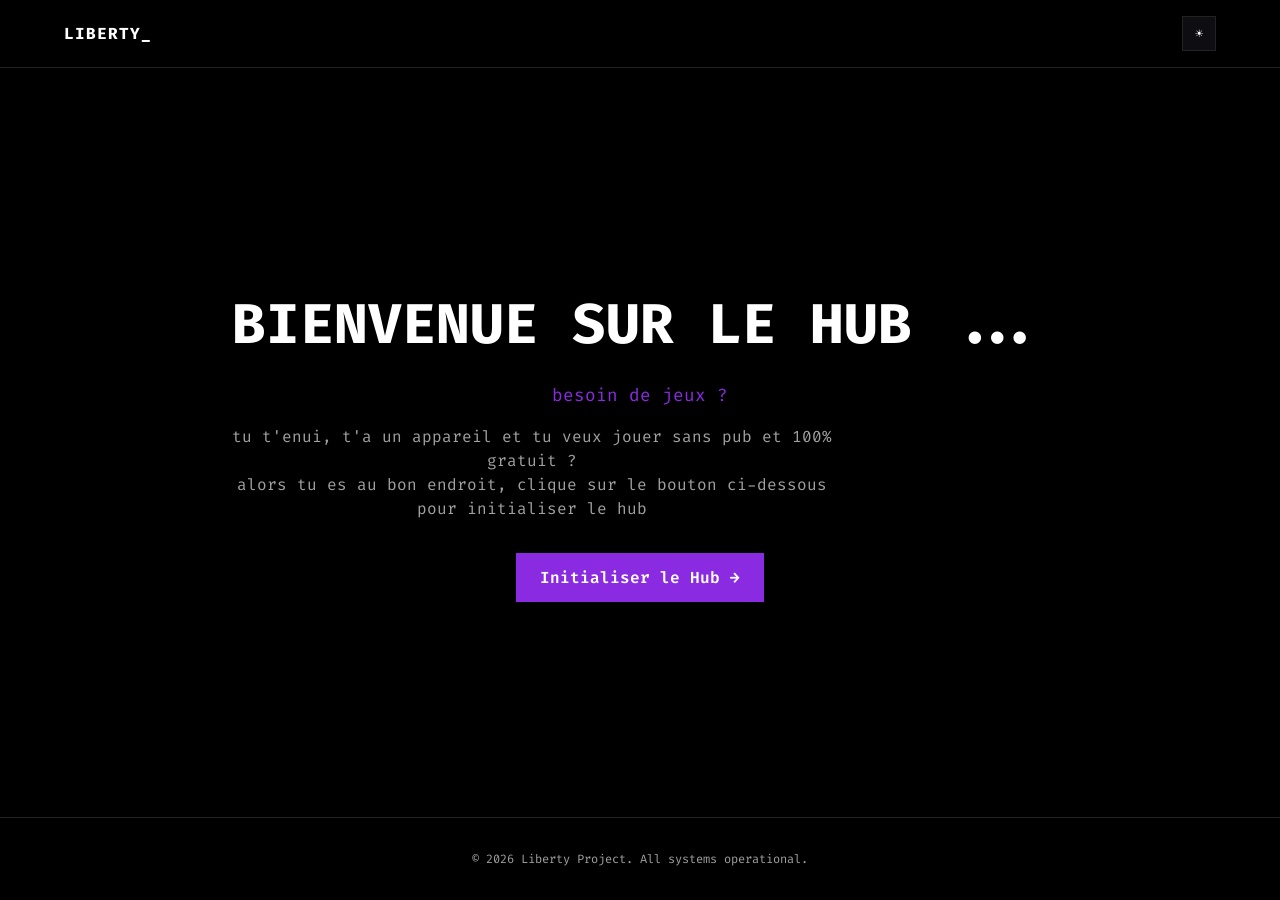
<file: index.html>
<!DOCTYPE html>
<html lang="fr" data-theme="dark">
<head>
    <meta charset="UTF-8">
    <meta name="viewport" content="width=device-width, initial-scale=1.0">
    <title>Liberty | Hub de Jeux</title>
    <link href="https://fonts.googleapis.com/css2?family=Fira+Code:wght@400;600&family=Montserrat:wght@400;600;700&display=swap" rel="stylesheet">
    <link rel="stylesheet" href="css/style.css">
</head>
<body>
    <nav class="navbar">
        <div class="logo">LIBERTY_</div>
        <button id="theme-toggle" class="btn-icon" aria-label="Changer de thème">
            <span class="icon-moon">🌙</span>
            <span class="icon-sun">☀️</span>
        </button>
    </nav>

    <main class="hero-section">
        <div class="hero-content">
            <h1 class="glitch-title">Bienvenue sur le hub ...</h1>
            <p class="catchphrase">besoin de jeux ?</p>
            <p class="description">
                tu t'enui, t'a un appareil et tu veux jouer sans pub et 100% gratuit ?<br>
                alors tu es au bon endroit, clique sur le bouton ci-dessous pour initialiser le hub
            </p>
            <a href="hub.html" class="btn-primary">Initialiser le Hub <span class="arrow">→</span></a>
            <div id="secret-terminal" class="hidden-terminal"></div>
        </div>
    </main>

    <footer>
        <p id="footer-text">© 2026 Liberty Project. All systems operational.</p>
    </footer>

    <script src="js/main.js"></script>
</body>
</html>
</file>
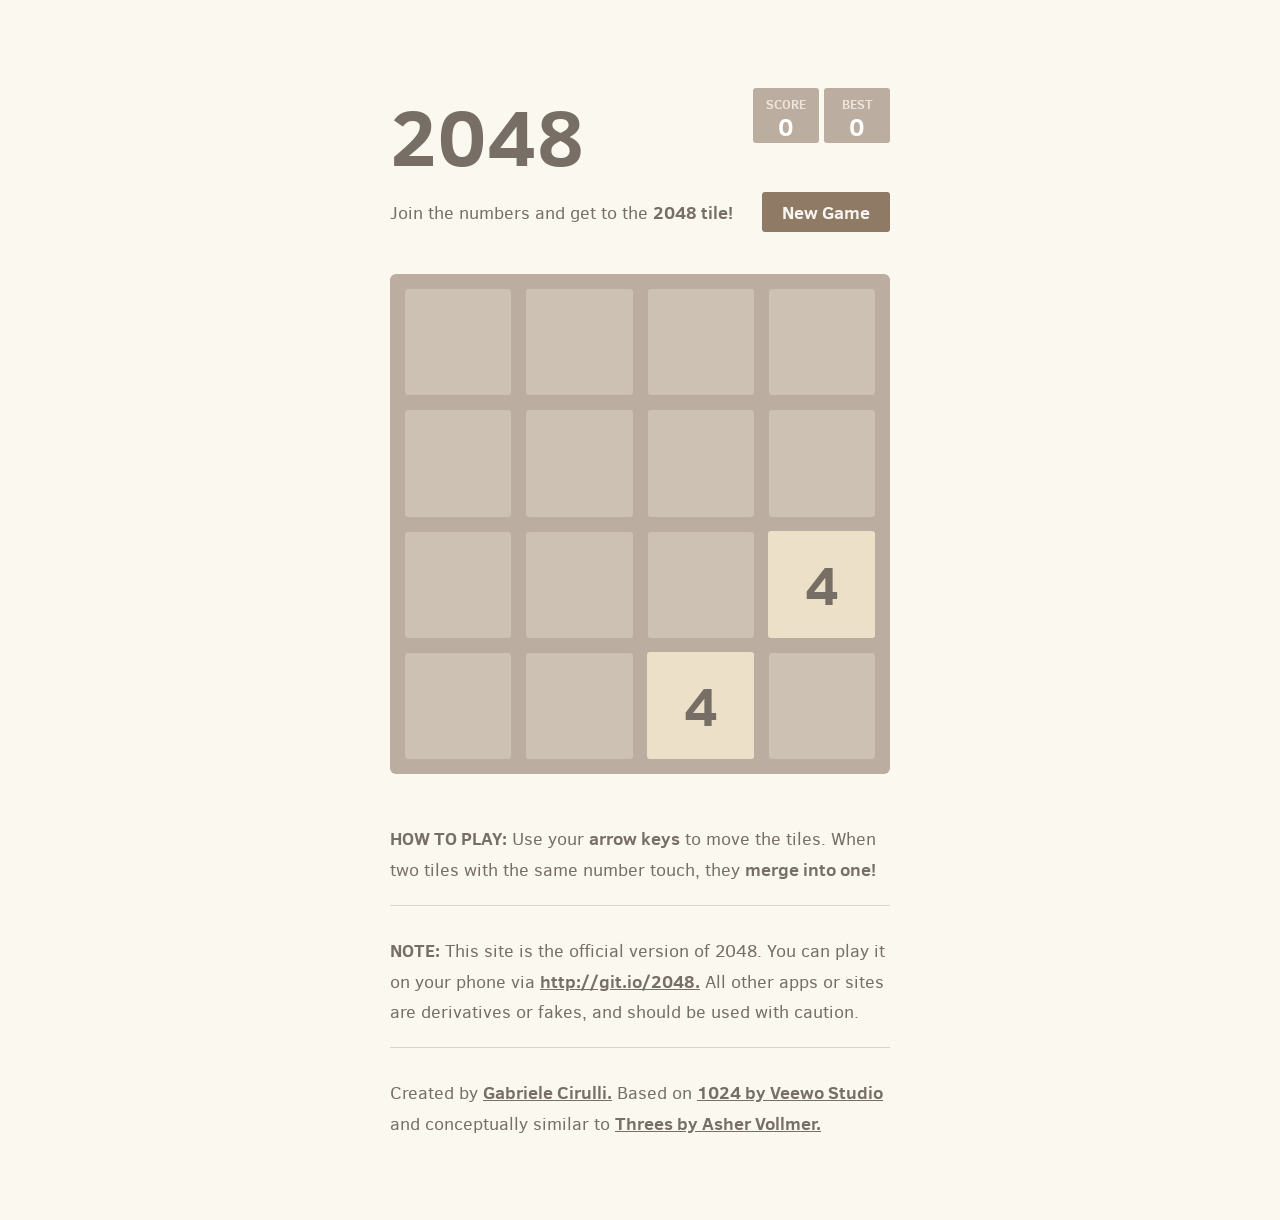
<file: assets/games/2048-master/index.html>
<!DOCTYPE html>
<html>
<head>
  <meta charset="utf-8">
  <title>2048</title>

  <link href="style/main.css" rel="stylesheet" type="text/css">
  <link rel="shortcut icon" href="favicon.ico">
  <link rel="apple-touch-icon" href="meta/apple-touch-icon.png">
  <link rel="apple-touch-startup-image" href="meta/apple-touch-startup-image-640x1096.png" media="(device-width: 320px) and (device-height: 568px) and (-webkit-device-pixel-ratio: 2)"> <!-- iPhone 5+ -->
  <link rel="apple-touch-startup-image" href="meta/apple-touch-startup-image-640x920.png"  media="(device-width: 320px) and (device-height: 480px) and (-webkit-device-pixel-ratio: 2)"> <!-- iPhone, retina -->
  <meta name="apple-mobile-web-app-capable" content="yes">
  <meta name="apple-mobile-web-app-status-bar-style" content="black">

  <meta name="HandheldFriendly" content="True">
  <meta name="MobileOptimized" content="320">
  <meta name="viewport" content="width=device-width, target-densitydpi=160dpi, initial-scale=1.0, maximum-scale=1, user-scalable=no, minimal-ui">
</head>
<body>
  <div class="container">
    <div class="heading">
      <h1 class="title">2048</h1>
      <div class="scores-container">
        <div class="score-container">0</div>
        <div class="best-container">0</div>
      </div>
    </div>

    <div class="above-game">
      <p class="game-intro">Join the numbers and get to the <strong>2048 tile!</strong></p>
      <a class="restart-button">New Game</a>
    </div>

    <div class="game-container">
      <div class="game-message">
        <p></p>
        <div class="lower">
	        <a class="keep-playing-button">Keep going</a>
          <a class="retry-button">Try again</a>
        </div>
      </div>

      <div class="grid-container">
        <div class="grid-row">
          <div class="grid-cell"></div>
          <div class="grid-cell"></div>
          <div class="grid-cell"></div>
          <div class="grid-cell"></div>
        </div>
        <div class="grid-row">
          <div class="grid-cell"></div>
          <div class="grid-cell"></div>
          <div class="grid-cell"></div>
          <div class="grid-cell"></div>
        </div>
        <div class="grid-row">
          <div class="grid-cell"></div>
          <div class="grid-cell"></div>
          <div class="grid-cell"></div>
          <div class="grid-cell"></div>
        </div>
        <div class="grid-row">
          <div class="grid-cell"></div>
          <div class="grid-cell"></div>
          <div class="grid-cell"></div>
          <div class="grid-cell"></div>
        </div>
      </div>

      <div class="tile-container">

      </div>
    </div>

    <p class="game-explanation">
      <strong class="important">How to play:</strong> Use your <strong>arrow keys</strong> to move the tiles. When two tiles with the same number touch, they <strong>merge into one!</strong>
    </p>
    <hr>
    <p>
    <strong class="important">Note:</strong> This site is the official version of 2048. You can play it on your phone via <a href="http://git.io/2048">http://git.io/2048.</a> All other apps or sites are derivatives or fakes, and should be used with caution.
    </p>
    <hr>
    <p>
    Created by <a href="http://gabrielecirulli.com" target="_blank">Gabriele Cirulli.</a> Based on <a href="https://itunes.apple.com/us/app/1024!/id823499224" target="_blank">1024 by Veewo Studio</a> and conceptually similar to <a href="http://asherv.com/threes/" target="_blank">Threes by Asher Vollmer.</a>
    </p>
  </div>

  <script src="js/bind_polyfill.js"></script>
  <script src="js/classlist_polyfill.js"></script>
  <script src="js/animframe_polyfill.js"></script>
  <script src="js/keyboard_input_manager.js"></script>
  <script src="js/html_actuator.js"></script>
  <script src="js/grid.js"></script>
  <script src="js/tile.js"></script>
  <script src="js/local_storage_manager.js"></script>
  <script src="js/game_manager.js"></script>
  <script src="js/application.js"></script>
</body>
</html>
</file>
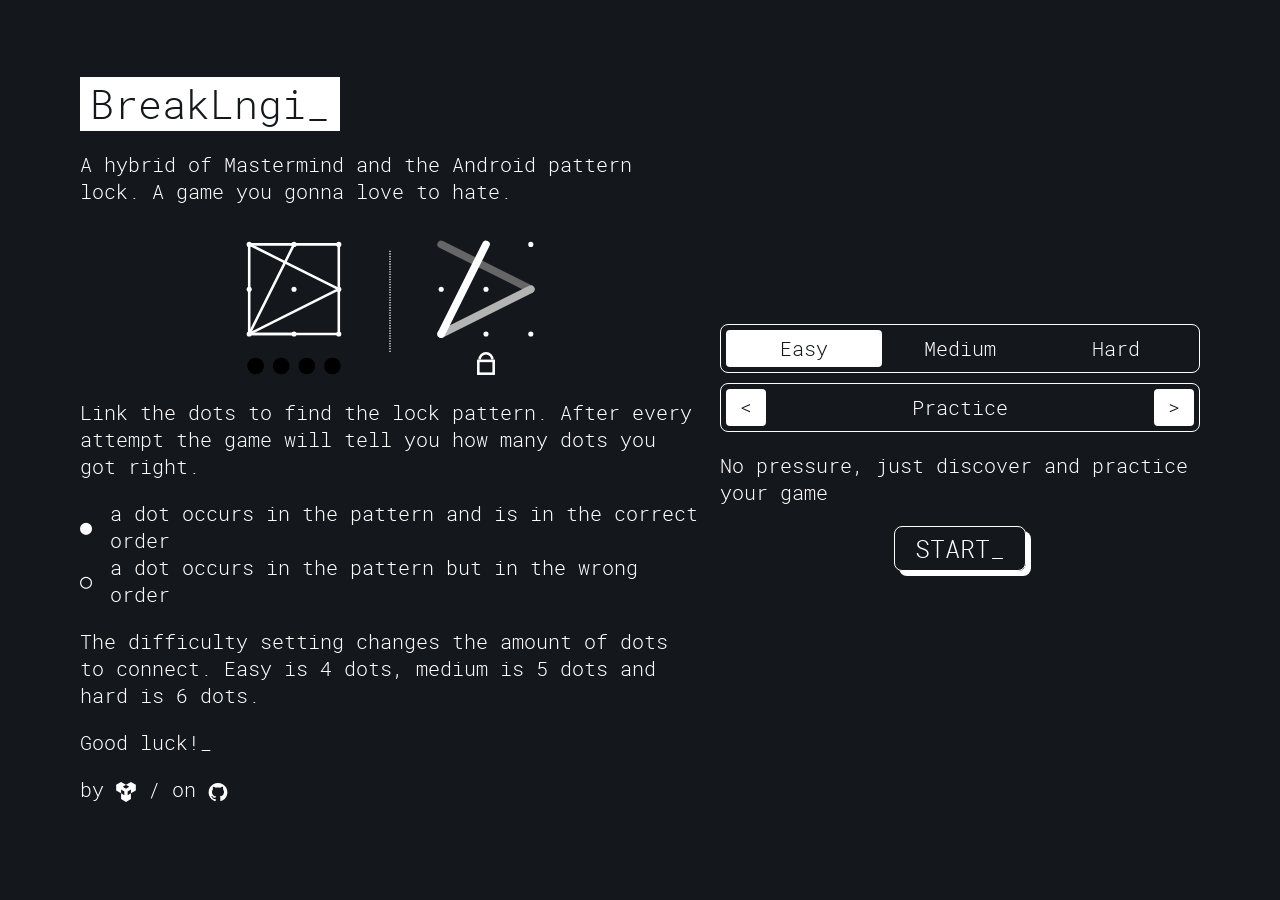
<file: assets/games/Breaklock/index.html>
<!doctype html>
<html>
  
<!-- Mirrored from www.phoenix-le.cf/gfiles/html5games/breaklock/ by HTTrack Website Copier/3.x [XR&CO'2014], Wed, 29 Jan 2020 01:05:01 GMT -->
<head>
    <title>BreakLock</title>
    <meta http-equiv="X-UA-Compatible" content="IE=edge">

    <link rel="shortcut icon" href="assets/favicon.ico">
    <meta name="theme-color" content="#14171b">

    <link rel="manifest" href="manifest.json">

    <!-- Add to home screen for Safari on iOS -->
    <link rel="apple-touch-icon" href="assets/icons/ios-180x180.png">
    <link rel="apple-touch-startup-image" href="assets/ios-startup/startup-640x1136.png" media="device-width: 375px">
    <link rel="apple-touch-startup-image" href="assets/ios-startup/startup-1080x1920.png" media="device-width: 414px">
    <link rel="apple-touch-startup-image" href="assets/ios-startup/startup-640x1136.png" media="(device-width: 320px) and (device-height: 568px)">
    <link rel="apple-touch-startup-image" href="assets/ios-startup/startup-640x960.png"  media="(device-width: 320px) and (device-height: 480px)">
    
    <meta name="apple-mobile-web-app-title" content="BreakLock">
    <meta name="apple-mobile-web-app-capable" content="yes">
    <meta name="apple-mobile-web-app-status-bar-style" content="black">

    <meta name="HandheldFriendly" content="True">
    <meta name="MobileOptimized" content="320">
    <meta name="viewport" content="width=device-width, initial-scale=1.0, maximum-scale=1, user-scalable=no, minimal-ui">

    <meta name="msapplication-TileImage" content="assets/icons/icon-144x144.png">
    <meta name="msapplication-TileColor" content="#14171b">

    <link rel="stylesheet" type="text/css" href="app.css">
  </head>

  <body>
    <!-- Intro -->
    <p id="app-intro" style="font-family: monospace; color: #fff;">
      $ ./breaklock start<br>
      Loading...
      <style type="text/css">
        body {
          background: #14171b;
        }
      </style>
    </p>

    <!-- Static content -->
    <div style="display: none;">
      <div id="instructions-template">
        <object class="introduction-demo" data="assets/intro.svg" type="image/svg+xml"></object>
        <p>Link the dots to find the lock pattern. After every attempt the game will tell you how many dots you got right.<p>
        <table>
          <tr>
            <td style="width:1.5em;">&#9679;</td>
            <td>a dot occurs in the pattern and is in the correct order</td>
          </tr>
          <tr>
            <td>&#9675;</td>
            <td>a dot occurs in the pattern but in the wrong order</td>
          </tr>
        </table>
        <p>The difficulty setting changes the amount of dots to connect. Easy is 4 dots, medium is 5 dots and hard is 6 dots.</p>
        <p>Good luck!_</p>
        <p class="small">by <a href="https://twitter.com/mxwllt"><svg class="icon"><use xmlns:xlink="http://www.w3.org/1999/xlink" xlink:href="#icon-maxwellito"></use></svg></a> / on <a href="https://github.com/maxwellito/breaklock"><svg class="icon"><use xmlns:xlink="http://www.w3.org/1999/xlink" xlink:href="#icon-github"></use></svg></a></p>
      </div>
    </div>

    <!-- SVG Icon definitions -->
    <svg xmlns="http://www.w3.org/2000/svg" style="display: none;">
      <symbol viewBox="0 0 128 128" id="icon-new_game">
        <path d="M111.5,120.5h-96c-4.418,0-8-3.582-8-8V16c0-3.236,1.949-6.153,4.938-7.391c2.991-1.237,6.432-0.554,8.718,1.734l48.5,48.5 c2.288,2.288,2.972,5.729,1.733,8.719S67.235,72.5,64,72.5H23.5v32h80v-80h-40c-4.418,0-8-3.582-8-8s3.582-8,8-8h48 c4.418,0,8,3.582,8,8v96C119.5,116.918,115.918,120.5,111.5,120.5z M23.5,56.5h21.187L23.5,35.313V56.5z"/>
      </symbol>
      <symbol viewBox="0 0 128 128" id="icon-back_home">
        <path d="M111.5,120.5h-96c-4.418,0-8-3.582-8-8V64c0-2.129,0.849-4.17,2.358-5.672l48.25-48C59.613,8.831,61.681,8.015,63.776,8 c2.123,0.007,4.157,0.858,5.652,2.365l47.875,48.25c1.907,1.922,2.639,4.569,2.196,7.047V112.5 C119.5,116.918,115.918,120.5,111.5,120.5z M23.5,104.5h80v-32h-40c-4.418,0-8-3.582-8-8s3.582-8,8-8h29.165L63.713,27.321 L23.5,67.326V104.5z"/>
      </symbol>
      <symbol viewBox="0 0 128 128" id="icon-continue">
        <path d="M15.5,120c-1.463,0-2.921-0.4-4.207-1.194C8.936,117.348,7.5,114.772,7.5,112V16c0-2.772,1.436-5.348,3.794-6.805 c2.359-1.458,5.304-1.591,7.784-0.35l96,48C117.788,58.2,119.5,60.97,119.5,64s-1.712,5.8-4.422,7.155l-96,48 C17.949,119.72,16.723,120,15.5,120z M23.5,28.944v70.111L93.611,64L23.5,28.944z"/>
      </symbol>
      <symbol viewBox="0 0 120 122" id="icon-maxwellito">
      	<polyline points="30,0 60,17.33 40,28.88 60,40.43 80,28.88 60,17.33 90,0 120,17.33 120,51.98 90,69.29 90,46.20 70,57.75 70,80.84 90,69.29 90,103.93 60,121.26 30,103.93 30,69.29 50,80.84 50,57.75 30,46.2 30,69.29 0,51.98 0,17.33" />
      </symbol>
      <symbol viewBox="0 0 128 128" id="icon-github">
      	<path d="M115.9,35.4c-5.3-9.2-12.6-16.5-21.8-21.8c-9.2-5.4-19.2-8-30.1-8c-10.9,0-20.9,2.7-30.1,8C24.7,18.9,17.4,26.2,12,35.4 c-5.3,9.2-8,19.3-8,30.1c0,13.1,3.8,24.9,11.4,35.3c7.7,10.4,17.5,17.7,29.6,21.7c1.4,0.3,2.5,0.1,3.1-0.5c0.7-0.6,1-1.4,1-2.4 v-4.2l-0.1-7l-1.8,0.3c-1.1,0.3-2.6,0.3-4.4,0.3c-1.7,0-3.6-0.2-5.4-0.5c-1.9-0.3-3.6-1.1-5.3-2.3c-1.6-1.2-2.7-2.8-3.4-4.8 L28,99.5c-0.5-1.2-1.3-2.5-2.5-4c-1.1-1.5-2.2-2.5-3.4-3l-0.5-0.4c-0.4-0.3-0.7-0.5-1-0.9c-0.3-0.4-0.5-0.7-0.7-1.1 c-0.1-0.4,0-0.7,0.4-0.9c0.4-0.3,1.2-0.4,2.2-0.4l1.6,0.3c1,0.2,2.3,0.8,3.8,1.8c1.6,1,2.8,2.4,3.8,4.1c1.2,2.1,2.6,3.7,4.3,4.8 c1.7,1.1,3.4,1.6,5.1,1.6c1.7,0,3.2-0.1,4.5-0.4c1.2-0.2,2.4-0.6,3.5-1.1c0.5-3.5,1.8-6.2,3.8-8c-3-0.3-5.6-0.8-8-1.4 c-2.4-0.7-4.8-1.6-7.3-3.1c-2.5-1.4-4.7-3.1-6.3-5.2c-1.6-2.1-3-4.8-4.1-8.2c-1.1-3.4-1.6-7.3-1.6-11.7c0-6.3,2.1-11.7,6.2-16.1 c-1.9-4.7-1.8-10,0.5-16c1.5-0.4,3.7-0.1,6.7,1.1c3,1.2,5.1,2.2,6.5,3c1.4,0.8,2.5,1.5,3.3,2.1c4.8-1.4,9.9-2,15-2 c5.1,0,10.1,0.7,15,2l3-1.9c2-1.3,4.4-2.5,7.2-3.5c2.7-1,4.9-1.4,6.3-0.8c2.4,5.9,2.6,11.2,0.7,15.9c4.1,4.5,6.2,9.9,6.2,16.1 c0,4.4-0.5,8.3-1.6,11.8c-1,3.4-2.4,6.1-4.1,8.2c-1.7,2-3.8,3.8-6.3,5.1c-2.6,1.5-5,2.5-7.4,3.1c-2.4,0.6-5,1.1-8,1.4 c2.7,2.4,4.1,6.1,4.1,11.1v16.5c0,0.9,0.3,1.7,1,2.4c0.7,0.6,1.6,0.8,3.1,0.5c12-4,21.9-11.2,29.6-21.7 c7.7-10.4,11.4-22.2,11.4-35.3C124,54.7,121.3,44.6,115.9,35.4L115.9,35.4z"/>
      </symbol>
      <symbol viewBox="0 0 128 128" id="icon-facebook">
        <path d="M16,16v96h51.164V74.451h-12.08v-13.99h12.08V50.144c0-11.973,7.312-18.493,17.994-18.493c5.115,0,9.514,0.381,10.795,0.552 v12.514l-7.408,0.003c-5.809,0-6.934,2.76-6.934,6.811v8.932h13.854l-1.803,13.99H81.611V112H112V16H16z"/>
      </symbol>
      <symbol viewBox="0 0 128 128" id="icon-twitter">
      	<path d="M128,24.3c-4.7,2.1-9.8,3.5-15.1,4.1c5.4-3.2,9.6-8.4,11.5-14.5c-5.1,3-10.7,5.2-16.7,6.4 C103,15.2,96.2,12,88.6,12c-14.5,0-26.3,11.8-26.3,26.3c0,2.1,0.2,4.1,0.7,6C41.2,43.2,21.9,32.7,8.9,16.8 C6.7,20.7,5.4,25.2,5.4,30c0,9.1,4.6,17.1,11.7,21.9c-4.3-0.1-8.4-1.3-11.9-3.3v0.3c0,12.7,9.1,23.3,21.1,25.7 c-2.2,0.6-4.5,0.9-6.9,0.9c-1.7,0-3.3-0.2-4.9-0.5c3.3,10.4,13,18,24.5,18.2c-9,7-20.3,11.2-32.6,11.2c-2.1,0-4.2-0.1-6.3-0.4 c11.6,7.5,25.4,11.8,40.2,11.8c48.3,0,74.7-40,74.7-74.7l-0.1-3.4C120,34.2,124.5,29.6,128,24.3z"/>
      </symbol>
    </svg>

    <noscript>
      <!--[if lte IE 6]>
        <p>
          If you read this it's probably because the world has rebooted. I don't know how but you arrived here. I'm sorry you cannot enjoy this little game but you will be able to in the not too distant future. Browsers will become incredibly better. Just before the world turns into chaos due to Nutella production shortages. Scientists will realise too late that Nutella was to humans what pollen is to bees. Don't believe the hype, the end didn't (or won't) happen because the 'left-pad' package got removed from NPM. Good luck.
        </p>
        <p>
          PS: If the world has ended, please tell thejameskyle that I loved him. Only his cat can save the world. (Shut the door)
        </p>
      <![endif]-->  
    </noscript>

    <script src="app.js"></script>
    <script type="text/javascript">

      // Set up service worker
      if ('serviceWorker' in navigator) {
        navigator.serviceWorker
          .register('service-worker.js', {scope: '.'});
      }

      // Easter Egg to get it full black
      // Awesome for OLED screens
      if (localStorage.getItem('isDeepBlack')) {
        document.body.classList.add('deepblack')
      }
    </script>
  </body>

<!-- Mirrored from www.phoenix-le.cf/gfiles/html5games/breaklock/ by HTTrack Website Copier/3.x [XR&CO'2014], Wed, 29 Jan 2020 01:05:03 GMT -->
</html>
</file>
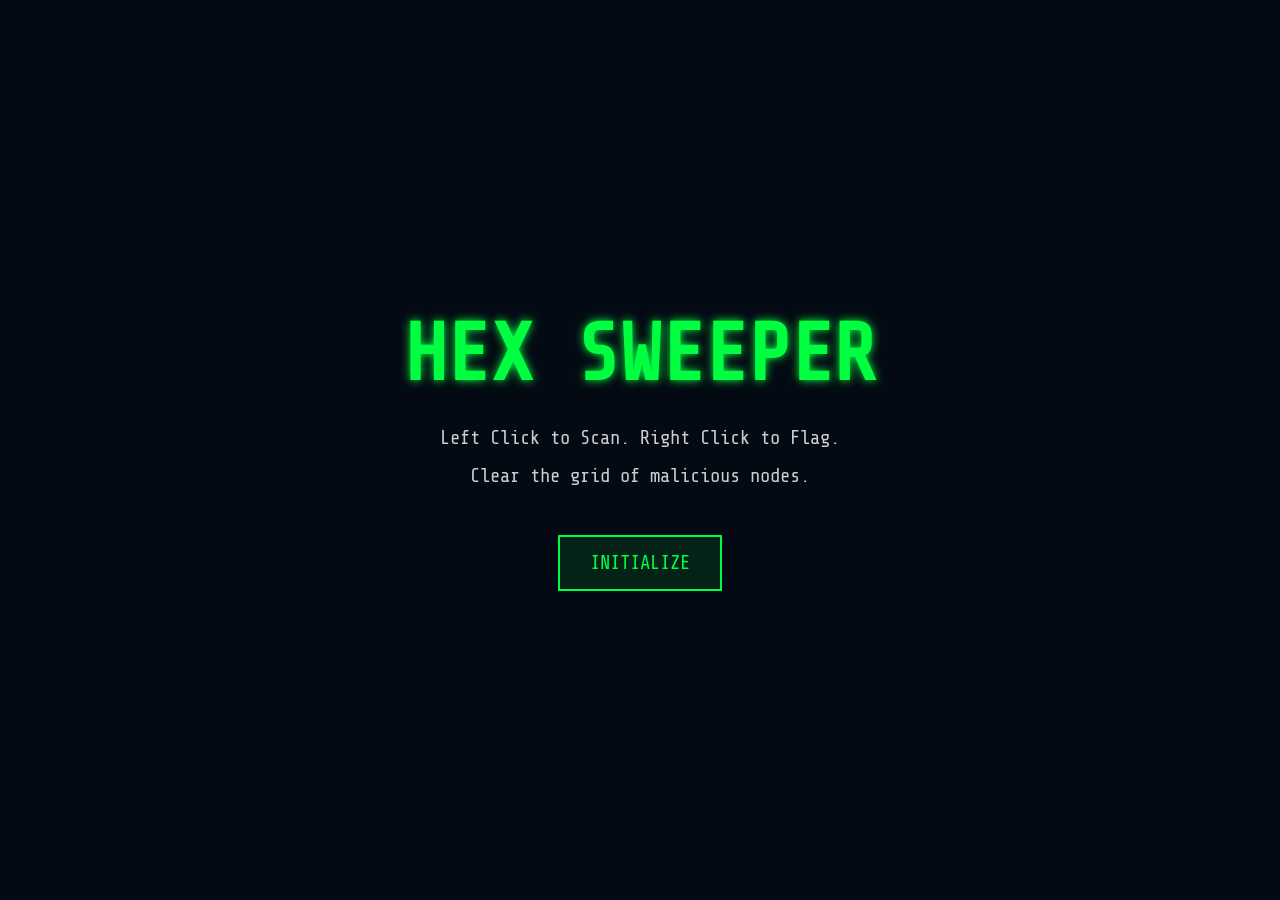
<file: assets/games/hex_sweeper-main/index.html>
<!DOCTYPE html>
<html lang="en">
  <head>
    <meta charset="UTF-8" />
    <meta name="viewport" content="width=device-width, initial-scale=1.0, user-scalable=no, viewport-fit=cover" />
    <meta name="description" content="Hex Sweeper — 3D Cyberpunk Minesweeper." />
    <title>HEX SWEEPER</title>
    <link rel="preconnect" href="https://fonts.googleapis.com" />
    <link rel="preconnect" href="https://fonts.gstatic.com" crossorigin />
    <link href="https://fonts.googleapis.com/css2?family=Share+Tech+Mono&display=swap" rel="stylesheet" />
    <style>
      * { margin: 0; padding: 0; box-sizing: border-box; }
      html, body, #root {
        width: 100%; height: 100svh;
        overflow: hidden;
        background: #050b14;
        font-family: 'Share Tech Mono', monospace;
        touch-action: none;
        overscroll-behavior: none;
        -webkit-user-select: none;
        user-select: none;
      }
    </style>
    <script type="module" crossorigin src="assets/index-DrT5ke-9.js"></script>
    <link rel="stylesheet" crossorigin href="assets/index-CEB74REY.css">
  </head>
  <body>
    <div id="root"></div>
  </body>
</html>
</file>
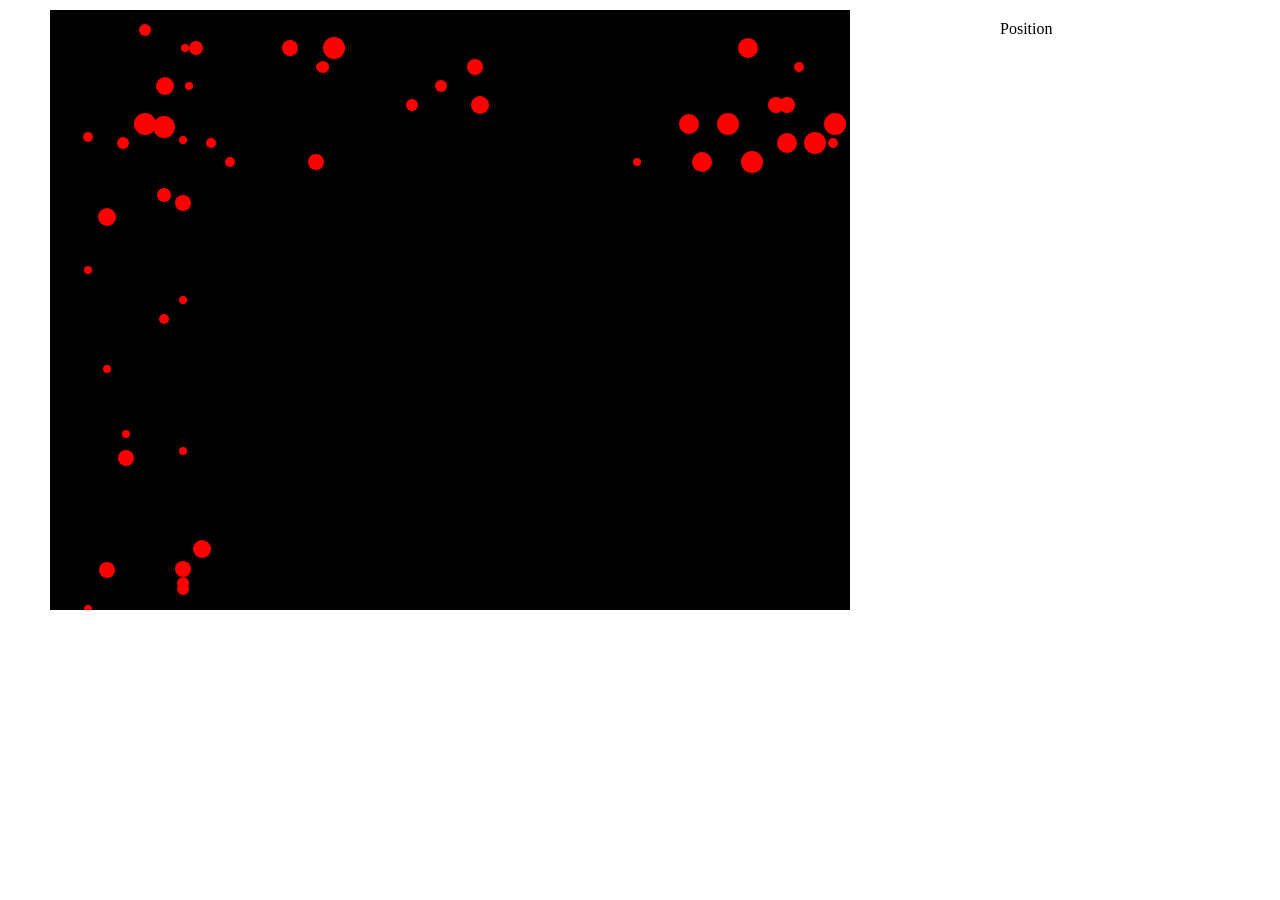
<file: assets/games/sinuous/index.html>
<html>
<head>
<title>sinuous</title>
</head>
<body>
<canvas id='cnv' style="position:absolute;left:50;top:10;cursor:crosshair;" onmouseover="getcursor(event)"onmousemove="getcursor(event)">Canvas not supported</canvas>
<br>
<div id='pos' style='position:absolute;top:20;left:1000;'>Position</div>
<script>
var x2,y2;
function rand(n)
{
	return Math.floor(Math.random()*n);
}
var c=document.getElementById('cnv');
c.width=800;c.height=600;
var ctx=c.getContext('2d');
ctx.fillStyle='black';
ctx.fillRect(0,0,800,600);
var dots=new Array();
var rad;
for(var i=0;i<50;i++)
{
	dots[i]=new Array(4);
	rad=rand(2);
	if(rad==0)
	{
	dots[i][0]=rand(800);
	//console.log(dots[i][0]);
	dots[i][1]=0;
	}
	else
	{
	dots[i][0]=0;
	dots[i][1]=rand(600);
	}
	dots[i][2]=rand(8)+4;
	dots[i][3]=rand(7)+2;
}

function renderdots(v)
{
	ctx.fillStyle='black';
	ctx.fillRect(0,0,800,600);
 for(var i=0;i<50;i++)
 {
	ctx.beginPath();
	ctx.arc(v[i][0],v[i][1],v[i][2],0,Math.PI*2);
	//console.log(v[i][0]);
	ctx.closePath();
	ctx.fillStyle='red';
	ctx.fill();
	}
}
var flag=0;
var id=setInterval(function()
{	
	
	for (var i=0;i<50;i++)
	{dots[i][0]=(dots[i][0]+dots[i][3])%800;
	dots[i][1]=(dots[i][1]+dots[i][3])%600;
	
	}
	renderdots(dots);
	ctx.beginPath();
	ctx.arc(x2-15,y2-15,5,0,Math.PI*2);
	ctx.fillStyle='yellow';
	ctx.closePath();
	ctx.fill();
	for(var i=0;i<40;i++)
	if(x2<=dots[i][0]+dots[i][2]&&x2>=dots[i][0]-dots[i][2] && y2<=dots[i][1]+dots[i][2] &&y2>=dots[i][1]-dots[i][2])
	{ flag=1;break;}
	if (flag==1)
	{alert('You lose');
	 clearInterval(id);
	 }
},50);

function getcursor(event)
{	
	var x1=event.layerX;
	var y1=event.layerY;
	
	document.getElementById('pos').innerHTML=x1+' , '+y1;
	ctx.beginPath();
	ctx.arc(x1-15,y1-15,5,0,Math.PI*2);
	ctx.fillStyle='yellow';
	ctx.closePath();
	ctx.fill();
	x2=x1;y2=y1;
	
}
</script>
</body>
</html>
</file>
<file: css/style.css>
/* --- VARIABLES & THEMES --- */
:root[data-theme="dark"] {
    --bg-color: #000000;
    --surface-color: #0e0e12;
    --text-primary: #ffffff;
    --text-secondary: #a0a0a0;
    --accent: #8a2be2; /* Violet */
    --border-color: #222222;
    --btn-text: #ffffff;
    --font-family: 'Fira Code', monospace;
}

:root[data-theme="light"] {
    --bg-color: #ffffff;
    --surface-color: #f5f5f5;
    --text-primary: #1a1a1a;
    --text-secondary: #555555;
    --accent: #fb8500; /* Orange */
    --border-color: #dddddd;
    --btn-text: #ffffff;
    --font-family: 'Montserrat', sans-serif;
}

/* --- RESET & BASE --- */
* {
    margin: 0;
    padding: 0;
    box-sizing: border-box;
}

body {
    background-color: var(--bg-color);
    color: var(--text-primary);
    font-family: var(--font-family);
    line-height: 1.5;
    min-height: 100vh;
    display: flex;
    flex-direction: column;
}

a { text-decoration: none; color: inherit; }

/* --- NAVBAR --- */
.navbar {
    display: flex;
    justify-content: space-between;
    align-items: center;
    padding: 1rem 5%;
    border-bottom: 1px solid var(--border-color);
}

.logo { font-weight: 700; letter-spacing: 1px; }

.btn-icon {
    background: var(--surface-color);
    border: 1px solid var(--border-color);
    color: var(--text-primary);
    padding: 8px 12px;
    cursor: pointer;
    font-family: inherit;
}

.btn-icon:hover {
    border-color: var(--accent);
}

/* --- HERO SECTION --- */
.hero-section {
    flex: 1;
    display: flex;
    align-items: center;
    justify-content: center;
    text-align: center;
    padding: 2rem 5%;
}

.glitch-title {
    font-size: clamp(2rem, 5vw, 3.5rem);
    font-weight: 700;
    margin-bottom: 1rem;
    text-transform: uppercase;
}

.catchphrase {
    font-size: 1.1rem;
    margin-bottom: 1rem;
    color: var(--accent);
}

.description {
    color: var(--text-secondary);
    margin-bottom: 2rem;
    max-width: 600px;
}

/* --- BUTTONS (Flat Design) --- */
.btn-primary, .btn-secondary {
    display: inline-block;
    padding: 0.8rem 1.5rem;
    background-color: var(--accent);
    color: var(--btn-text);
    font-weight: 600;
    border: none;
    cursor: pointer;
}

.btn-primary:hover, .btn-secondary:hover {
    filter: brightness(1.2);
}

/* --- HUB & GRID --- */
.hub-container {
    padding: 3rem 5%;
    max-width: 1200px;
    margin: 0 auto;
}

.games-grid {
    display: grid;
    grid-template-columns: repeat(auto-fill, minmax(280px, 1fr));
    gap: 1.5rem;
    margin-top: 2rem;
}

/* --- CONTROLS (SEARCH & FILTER) --- */
.controls {
    display: flex;
    gap: 10px;
    margin-top: 2rem;
    justify-content: center;
    flex-wrap: wrap;
}

.controls input, .controls select {
    background: var(--surface-color);
    border: 1px solid var(--border-color);
    color: var(--text-primary);
    padding: 10px 15px;
    font-family: inherit;
    font-size: 0.85rem;
    outline: none;
    min-width: 200px;
}

.controls input:focus, .controls select:focus {
    border-color: var(--accent);
}

/* --- TAGS DANS LES CARTES --- */
.tag-label {
    font-size: 0.65rem;
    color: var(--accent);
    font-weight: bold;
    letter-spacing: 1px;
    margin-bottom: 0.5rem;
    display: block;
    text-transform: uppercase;
}

/* Utilité pour masquer les cartes via JS */
.game-card.hidden {
    display: none;
}

/* --- CARDS (Flat & Borders) --- */
.game-card {
    background-color: var(--surface-color);
    border: 1px solid var(--border-color);
    display: flex;
    flex-direction: column;
}

.game-card:hover {
    border-color: var(--accent);
}

.card-image-wrapper {
    width: 100%;
    height: 160px;
    background-color: #111;
}

.image-placeholder {
    width: 100%;
    height: 100%;
    background-size: cover;
    background-position: center;
}

.card-content {
    padding: 1.2rem;
    display: flex;
    flex-direction: column;
    flex: 1;
}

.game-title {
    font-size: 1.1rem;
    margin-bottom: 0.5rem;
}

.game-desc {
    color: var(--text-secondary);
    font-size: 0.85rem;
    margin-bottom: 1.5rem;
}

/* --- FOOTER --- */
footer {
    padding: 2rem;
    border-top: 1px solid var(--border-color);
    text-align: center;
    font-size: 0.75rem;
    color: var(--text-secondary);
}

/* Visibility toggles */
[data-theme="dark"] .icon-moon { display: none; }
[data-theme="light"] .icon-sun { display: none; }

/* Responsive adjustments */
@media (max-width: 600px) {
    .navbar { padding: 1rem; }
    .glitch-title { font-size: 1.8rem; }
}
</file>
<file: assets/games/2048-master/style/main.css>
@import url(fonts/clear-sans.css);
html, body {
  margin: 0;
  padding: 0;
  background: #faf8ef;
  color: #776e65;
  font-family: "Clear Sans", "Helvetica Neue", Arial, sans-serif;
  font-size: 18px; }

body {
  margin: 80px 0; }

.heading:after {
  content: "";
  display: block;
  clear: both; }

h1.title {
  font-size: 80px;
  font-weight: bold;
  margin: 0;
  display: block;
  float: left; }

@-webkit-keyframes move-up {
  0% {
    top: 25px;
    opacity: 1; }

  100% {
    top: -50px;
    opacity: 0; } }
@-moz-keyframes move-up {
  0% {
    top: 25px;
    opacity: 1; }

  100% {
    top: -50px;
    opacity: 0; } }
@keyframes move-up {
  0% {
    top: 25px;
    opacity: 1; }

  100% {
    top: -50px;
    opacity: 0; } }
.scores-container {
  float: right;
  text-align: right; }

.score-container, .best-container {
  position: relative;
  display: inline-block;
  background: #bbada0;
  padding: 15px 25px;
  font-size: 25px;
  height: 25px;
  line-height: 47px;
  font-weight: bold;
  border-radius: 3px;
  color: white;
  margin-top: 8px;
  text-align: center; }
  .score-container:after, .best-container:after {
    position: absolute;
    width: 100%;
    top: 10px;
    left: 0;
    text-transform: uppercase;
    font-size: 13px;
    line-height: 13px;
    text-align: center;
    color: #eee4da; }
  .score-container .score-addition, .best-container .score-addition {
    position: absolute;
    right: 30px;
    color: red;
    font-size: 25px;
    line-height: 25px;
    font-weight: bold;
    color: rgba(119, 110, 101, 0.9);
    z-index: 100;
    -webkit-animation: move-up 600ms ease-in;
    -moz-animation: move-up 600ms ease-in;
    animation: move-up 600ms ease-in;
    -webkit-animation-fill-mode: both;
    -moz-animation-fill-mode: both;
    animation-fill-mode: both; }

.score-container:after {
  content: "Score"; }

.best-container:after {
  content: "Best"; }

p {
  margin-top: 0;
  margin-bottom: 10px;
  line-height: 1.65; }

a {
  color: #776e65;
  font-weight: bold;
  text-decoration: underline;
  cursor: pointer; }

strong.important {
  text-transform: uppercase; }

hr {
  border: none;
  border-bottom: 1px solid #d8d4d0;
  margin-top: 20px;
  margin-bottom: 30px; }

.container {
  width: 500px;
  margin: 0 auto; }

@-webkit-keyframes fade-in {
  0% {
    opacity: 0; }

  100% {
    opacity: 1; } }
@-moz-keyframes fade-in {
  0% {
    opacity: 0; }

  100% {
    opacity: 1; } }
@keyframes fade-in {
  0% {
    opacity: 0; }

  100% {
    opacity: 1; } }
.game-container {
  margin-top: 40px;
  position: relative;
  padding: 15px;
  cursor: default;
  -webkit-touch-callout: none;
  -ms-touch-callout: none;
  -webkit-user-select: none;
  -moz-user-select: none;
  -ms-user-select: none;
  -ms-touch-action: none;
  touch-action: none;
  background: #bbada0;
  border-radius: 6px;
  width: 500px;
  height: 500px;
  -webkit-box-sizing: border-box;
  -moz-box-sizing: border-box;
  box-sizing: border-box; }
  .game-container .game-message {
    display: none;
    position: absolute;
    top: 0;
    right: 0;
    bottom: 0;
    left: 0;
    background: rgba(238, 228, 218, 0.5);
    z-index: 100;
    text-align: center;
    -webkit-animation: fade-in 800ms ease 1200ms;
    -moz-animation: fade-in 800ms ease 1200ms;
    animation: fade-in 800ms ease 1200ms;
    -webkit-animation-fill-mode: both;
    -moz-animation-fill-mode: both;
    animation-fill-mode: both; }
    .game-container .game-message p {
      font-size: 60px;
      font-weight: bold;
      height: 60px;
      line-height: 60px;
      margin-top: 222px; }
    .game-container .game-message .lower {
      display: block;
      margin-top: 59px; }
    .game-container .game-message a {
      display: inline-block;
      background: #8f7a66;
      border-radius: 3px;
      padding: 0 20px;
      text-decoration: none;
      color: #f9f6f2;
      height: 40px;
      line-height: 42px;
      margin-left: 9px; }
      .game-container .game-message a.keep-playing-button {
        display: none; }
    .game-container .game-message.game-won {
      background: rgba(237, 194, 46, 0.5);
      color: #f9f6f2; }
      .game-container .game-message.game-won a.keep-playing-button {
        display: inline-block; }
    .game-container .game-message.game-won, .game-container .game-message.game-over {
      display: block; }

.grid-container {
  position: absolute;
  z-index: 1; }

.grid-row {
  margin-bottom: 15px; }
  .grid-row:last-child {
    margin-bottom: 0; }
  .grid-row:after {
    content: "";
    display: block;
    clear: both; }

.grid-cell {
  width: 106.25px;
  height: 106.25px;
  margin-right: 15px;
  float: left;
  border-radius: 3px;
  background: rgba(238, 228, 218, 0.35); }
  .grid-cell:last-child {
    margin-right: 0; }

.tile-container {
  position: absolute;
  z-index: 2; }

.tile, .tile .tile-inner {
  width: 107px;
  height: 107px;
  line-height: 107px; }
.tile.tile-position-1-1 {
  -webkit-transform: translate(0px, 0px);
  -moz-transform: translate(0px, 0px);
  -ms-transform: translate(0px, 0px);
  transform: translate(0px, 0px); }
.tile.tile-position-1-2 {
  -webkit-transform: translate(0px, 121px);
  -moz-transform: translate(0px, 121px);
  -ms-transform: translate(0px, 121px);
  transform: translate(0px, 121px); }
.tile.tile-position-1-3 {
  -webkit-transform: translate(0px, 242px);
  -moz-transform: translate(0px, 242px);
  -ms-transform: translate(0px, 242px);
  transform: translate(0px, 242px); }
.tile.tile-position-1-4 {
  -webkit-transform: translate(0px, 363px);
  -moz-transform: translate(0px, 363px);
  -ms-transform: translate(0px, 363px);
  transform: translate(0px, 363px); }
.tile.tile-position-2-1 {
  -webkit-transform: translate(121px, 0px);
  -moz-transform: translate(121px, 0px);
  -ms-transform: translate(121px, 0px);
  transform: translate(121px, 0px); }
.tile.tile-position-2-2 {
  -webkit-transform: translate(121px, 121px);
  -moz-transform: translate(121px, 121px);
  -ms-transform: translate(121px, 121px);
  transform: translate(121px, 121px); }
.tile.tile-position-2-3 {
  -webkit-transform: translate(121px, 242px);
  -moz-transform: translate(121px, 242px);
  -ms-transform: translate(121px, 242px);
  transform: translate(121px, 242px); }
.tile.tile-position-2-4 {
  -webkit-transform: translate(121px, 363px);
  -moz-transform: translate(121px, 363px);
  -ms-transform: translate(121px, 363px);
  transform: translate(121px, 363px); }
.tile.tile-position-3-1 {
  -webkit-transform: translate(242px, 0px);
  -moz-transform: translate(242px, 0px);
  -ms-transform: translate(242px, 0px);
  transform: translate(242px, 0px); }
.tile.tile-position-3-2 {
  -webkit-transform: translate(242px, 121px);
  -moz-transform: translate(242px, 121px);
  -ms-transform: translate(242px, 121px);
  transform: translate(242px, 121px); }
.tile.tile-position-3-3 {
  -webkit-transform: translate(242px, 242px);
  -moz-transform: translate(242px, 242px);
  -ms-transform: translate(242px, 242px);
  transform: translate(242px, 242px); }
.tile.tile-position-3-4 {
  -webkit-transform: translate(242px, 363px);
  -moz-transform: translate(242px, 363px);
  -ms-transform: translate(242px, 363px);
  transform: translate(242px, 363px); }
.tile.tile-position-4-1 {
  -webkit-transform: translate(363px, 0px);
  -moz-transform: translate(363px, 0px);
  -ms-transform: translate(363px, 0px);
  transform: translate(363px, 0px); }
.tile.tile-position-4-2 {
  -webkit-transform: translate(363px, 121px);
  -moz-transform: translate(363px, 121px);
  -ms-transform: translate(363px, 121px);
  transform: translate(363px, 121px); }
.tile.tile-position-4-3 {
  -webkit-transform: translate(363px, 242px);
  -moz-transform: translate(363px, 242px);
  -ms-transform: translate(363px, 242px);
  transform: translate(363px, 242px); }
.tile.tile-position-4-4 {
  -webkit-transform: translate(363px, 363px);
  -moz-transform: translate(363px, 363px);
  -ms-transform: translate(363px, 363px);
  transform: translate(363px, 363px); }

.tile {
  position: absolute;
  -webkit-transition: 100ms ease-in-out;
  -moz-transition: 100ms ease-in-out;
  transition: 100ms ease-in-out;
  -webkit-transition-property: -webkit-transform;
  -moz-transition-property: -moz-transform;
  transition-property: transform; }
  .tile .tile-inner {
    border-radius: 3px;
    background: #eee4da;
    text-align: center;
    font-weight: bold;
    z-index: 10;
    font-size: 55px; }
  .tile.tile-2 .tile-inner {
    background: #eee4da;
    box-shadow: 0 0 30px 10px rgba(243, 215, 116, 0), inset 0 0 0 1px rgba(255, 255, 255, 0); }
  .tile.tile-4 .tile-inner {
    background: #ede0c8;
    box-shadow: 0 0 30px 10px rgba(243, 215, 116, 0), inset 0 0 0 1px rgba(255, 255, 255, 0); }
  .tile.tile-8 .tile-inner {
    color: #f9f6f2;
    background: #f2b179; }
  .tile.tile-16 .tile-inner {
    color: #f9f6f2;
    background: #f59563; }
  .tile.tile-32 .tile-inner {
    color: #f9f6f2;
    background: #f67c5f; }
  .tile.tile-64 .tile-inner {
    color: #f9f6f2;
    background: #f65e3b; }
  .tile.tile-128 .tile-inner {
    color: #f9f6f2;
    background: #edcf72;
    box-shadow: 0 0 30px 10px rgba(243, 215, 116, 0.2381), inset 0 0 0 1px rgba(255, 255, 255, 0.14286);
    font-size: 45px; }
    @media screen and (max-width: 520px) {
      .tile.tile-128 .tile-inner {
        font-size: 25px; } }
  .tile.tile-256 .tile-inner {
    color: #f9f6f2;
    background: #edcc61;
    box-shadow: 0 0 30px 10px rgba(243, 215, 116, 0.31746), inset 0 0 0 1px rgba(255, 255, 255, 0.19048);
    font-size: 45px; }
    @media screen and (max-width: 520px) {
      .tile.tile-256 .tile-inner {
        font-size: 25px; } }
  .tile.tile-512 .tile-inner {
    color: #f9f6f2;
    background: #edc850;
    box-shadow: 0 0 30px 10px rgba(243, 215, 116, 0.39683), inset 0 0 0 1px rgba(255, 255, 255, 0.2381);
    font-size: 45px; }
    @media screen and (max-width: 520px) {
      .tile.tile-512 .tile-inner {
        font-size: 25px; } }
  .tile.tile-1024 .tile-inner {
    color: #f9f6f2;
    background: #edc53f;
    box-shadow: 0 0 30px 10px rgba(243, 215, 116, 0.47619), inset 0 0 0 1px rgba(255, 255, 255, 0.28571);
    font-size: 35px; }
    @media screen and (max-width: 520px) {
      .tile.tile-1024 .tile-inner {
        font-size: 15px; } }
  .tile.tile-2048 .tile-inner {
    color: #f9f6f2;
    background: #edc22e;
    box-shadow: 0 0 30px 10px rgba(243, 215, 116, 0.55556), inset 0 0 0 1px rgba(255, 255, 255, 0.33333);
    font-size: 35px; }
    @media screen and (max-width: 520px) {
      .tile.tile-2048 .tile-inner {
        font-size: 15px; } }
  .tile.tile-super .tile-inner {
    color: #f9f6f2;
    background: #3c3a32;
    font-size: 30px; }
    @media screen and (max-width: 520px) {
      .tile.tile-super .tile-inner {
        font-size: 10px; } }

@-webkit-keyframes appear {
  0% {
    opacity: 0;
    -webkit-transform: scale(0);
    -moz-transform: scale(0);
    -ms-transform: scale(0);
    transform: scale(0); }

  100% {
    opacity: 1;
    -webkit-transform: scale(1);
    -moz-transform: scale(1);
    -ms-transform: scale(1);
    transform: scale(1); } }
@-moz-keyframes appear {
  0% {
    opacity: 0;
    -webkit-transform: scale(0);
    -moz-transform: scale(0);
    -ms-transform: scale(0);
    transform: scale(0); }

  100% {
    opacity: 1;
    -webkit-transform: scale(1);
    -moz-transform: scale(1);
    -ms-transform: scale(1);
    transform: scale(1); } }
@keyframes appear {
  0% {
    opacity: 0;
    -webkit-transform: scale(0);
    -moz-transform: scale(0);
    -ms-transform: scale(0);
    transform: scale(0); }

  100% {
    opacity: 1;
    -webkit-transform: scale(1);
    -moz-transform: scale(1);
    -ms-transform: scale(1);
    transform: scale(1); } }
.tile-new .tile-inner {
  -webkit-animation: appear 200ms ease 100ms;
  -moz-animation: appear 200ms ease 100ms;
  animation: appear 200ms ease 100ms;
  -webkit-animation-fill-mode: backwards;
  -moz-animation-fill-mode: backwards;
  animation-fill-mode: backwards; }

@-webkit-keyframes pop {
  0% {
    -webkit-transform: scale(0);
    -moz-transform: scale(0);
    -ms-transform: scale(0);
    transform: scale(0); }

  50% {
    -webkit-transform: scale(1.2);
    -moz-transform: scale(1.2);
    -ms-transform: scale(1.2);
    transform: scale(1.2); }

  100% {
    -webkit-transform: scale(1);
    -moz-transform: scale(1);
    -ms-transform: scale(1);
    transform: scale(1); } }
@-moz-keyframes pop {
  0% {
    -webkit-transform: scale(0);
    -moz-transform: scale(0);
    -ms-transform: scale(0);
    transform: scale(0); }

  50% {
    -webkit-transform: scale(1.2);
    -moz-transform: scale(1.2);
    -ms-transform: scale(1.2);
    transform: scale(1.2); }

  100% {
    -webkit-transform: scale(1);
    -moz-transform: scale(1);
    -ms-transform: scale(1);
    transform: scale(1); } }
@keyframes pop {
  0% {
    -webkit-transform: scale(0);
    -moz-transform: scale(0);
    -ms-transform: scale(0);
    transform: scale(0); }

  50% {
    -webkit-transform: scale(1.2);
    -moz-transform: scale(1.2);
    -ms-transform: scale(1.2);
    transform: scale(1.2); }

  100% {
    -webkit-transform: scale(1);
    -moz-transform: scale(1);
    -ms-transform: scale(1);
    transform: scale(1); } }
.tile-merged .tile-inner {
  z-index: 20;
  -webkit-animation: pop 200ms ease 100ms;
  -moz-animation: pop 200ms ease 100ms;
  animation: pop 200ms ease 100ms;
  -webkit-animation-fill-mode: backwards;
  -moz-animation-fill-mode: backwards;
  animation-fill-mode: backwards; }

.above-game:after {
  content: "";
  display: block;
  clear: both; }

.game-intro {
  float: left;
  line-height: 42px;
  margin-bottom: 0; }

.restart-button {
  display: inline-block;
  background: #8f7a66;
  border-radius: 3px;
  padding: 0 20px;
  text-decoration: none;
  color: #f9f6f2;
  height: 40px;
  line-height: 42px;
  display: block;
  text-align: center;
  float: right; }

.game-explanation {
  margin-top: 50px; }

@media screen and (max-width: 520px) {
  html, body {
    font-size: 15px; }

  body {
    margin: 20px 0;
    padding: 0 20px; }

  h1.title {
    font-size: 27px;
    margin-top: 15px; }

  .container {
    width: 280px;
    margin: 0 auto; }

  .score-container, .best-container {
    margin-top: 0;
    padding: 15px 10px;
    min-width: 40px; }

  .heading {
    margin-bottom: 10px; }

  .game-intro {
    width: 55%;
    display: block;
    box-sizing: border-box;
    line-height: 1.65; }

  .restart-button {
    width: 42%;
    padding: 0;
    display: block;
    box-sizing: border-box;
    margin-top: 2px; }

  .game-container {
    margin-top: 17px;
    position: relative;
    padding: 10px;
    cursor: default;
    -webkit-touch-callout: none;
    -ms-touch-callout: none;
    -webkit-user-select: none;
    -moz-user-select: none;
    -ms-user-select: none;
    -ms-touch-action: none;
    touch-action: none;
    background: #bbada0;
    border-radius: 6px;
    width: 280px;
    height: 280px;
    -webkit-box-sizing: border-box;
    -moz-box-sizing: border-box;
    box-sizing: border-box; }
    .game-container .game-message {
      display: none;
      position: absolute;
      top: 0;
      right: 0;
      bottom: 0;
      left: 0;
      background: rgba(238, 228, 218, 0.5);
      z-index: 100;
      text-align: center;
      -webkit-animation: fade-in 800ms ease 1200ms;
      -moz-animation: fade-in 800ms ease 1200ms;
      animation: fade-in 800ms ease 1200ms;
      -webkit-animation-fill-mode: both;
      -moz-animation-fill-mode: both;
      animation-fill-mode: both; }
      .game-container .game-message p {
        font-size: 60px;
        font-weight: bold;
        height: 60px;
        line-height: 60px;
        margin-top: 222px; }
      .game-container .game-message .lower {
        display: block;
        margin-top: 59px; }
      .game-container .game-message a {
        display: inline-block;
        background: #8f7a66;
        border-radius: 3px;
        padding: 0 20px;
        text-decoration: none;
        color: #f9f6f2;
        height: 40px;
        line-height: 42px;
        margin-left: 9px; }
        .game-container .game-message a.keep-playing-button {
          display: none; }
      .game-container .game-message.game-won {
        background: rgba(237, 194, 46, 0.5);
        color: #f9f6f2; }
        .game-container .game-message.game-won a.keep-playing-button {
          display: inline-block; }
      .game-container .game-message.game-won, .game-container .game-message.game-over {
        display: block; }

  .grid-container {
    position: absolute;
    z-index: 1; }

  .grid-row {
    margin-bottom: 10px; }
    .grid-row:last-child {
      margin-bottom: 0; }
    .grid-row:after {
      content: "";
      display: block;
      clear: both; }

  .grid-cell {
    width: 57.5px;
    height: 57.5px;
    margin-right: 10px;
    float: left;
    border-radius: 3px;
    background: rgba(238, 228, 218, 0.35); }
    .grid-cell:last-child {
      margin-right: 0; }

  .tile-container {
    position: absolute;
    z-index: 2; }

  .tile, .tile .tile-inner {
    width: 58px;
    height: 58px;
    line-height: 58px; }
  .tile.tile-position-1-1 {
    -webkit-transform: translate(0px, 0px);
    -moz-transform: translate(0px, 0px);
    -ms-transform: translate(0px, 0px);
    transform: translate(0px, 0px); }
  .tile.tile-position-1-2 {
    -webkit-transform: translate(0px, 67px);
    -moz-transform: translate(0px, 67px);
    -ms-transform: translate(0px, 67px);
    transform: translate(0px, 67px); }
  .tile.tile-position-1-3 {
    -webkit-transform: translate(0px, 135px);
    -moz-transform: translate(0px, 135px);
    -ms-transform: translate(0px, 135px);
    transform: translate(0px, 135px); }
  .tile.tile-position-1-4 {
    -webkit-transform: translate(0px, 202px);
    -moz-transform: translate(0px, 202px);
    -ms-transform: translate(0px, 202px);
    transform: translate(0px, 202px); }
  .tile.tile-position-2-1 {
    -webkit-transform: translate(67px, 0px);
    -moz-transform: translate(67px, 0px);
    -ms-transform: translate(67px, 0px);
    transform: translate(67px, 0px); }
  .tile.tile-position-2-2 {
    -webkit-transform: translate(67px, 67px);
    -moz-transform: translate(67px, 67px);
    -ms-transform: translate(67px, 67px);
    transform: translate(67px, 67px); }
  .tile.tile-position-2-3 {
    -webkit-transform: translate(67px, 135px);
    -moz-transform: translate(67px, 135px);
    -ms-transform: translate(67px, 135px);
    transform: translate(67px, 135px); }
  .tile.tile-position-2-4 {
    -webkit-transform: translate(67px, 202px);
    -moz-transform: translate(67px, 202px);
    -ms-transform: translate(67px, 202px);
    transform: translate(67px, 202px); }
  .tile.tile-position-3-1 {
    -webkit-transform: translate(135px, 0px);
    -moz-transform: translate(135px, 0px);
    -ms-transform: translate(135px, 0px);
    transform: translate(135px, 0px); }
  .tile.tile-position-3-2 {
    -webkit-transform: translate(135px, 67px);
    -moz-transform: translate(135px, 67px);
    -ms-transform: translate(135px, 67px);
    transform: translate(135px, 67px); }
  .tile.tile-position-3-3 {
    -webkit-transform: translate(135px, 135px);
    -moz-transform: translate(135px, 135px);
    -ms-transform: translate(135px, 135px);
    transform: translate(135px, 135px); }
  .tile.tile-position-3-4 {
    -webkit-transform: translate(135px, 202px);
    -moz-transform: translate(135px, 202px);
    -ms-transform: translate(135px, 202px);
    transform: translate(135px, 202px); }
  .tile.tile-position-4-1 {
    -webkit-transform: translate(202px, 0px);
    -moz-transform: translate(202px, 0px);
    -ms-transform: translate(202px, 0px);
    transform: translate(202px, 0px); }
  .tile.tile-position-4-2 {
    -webkit-transform: translate(202px, 67px);
    -moz-transform: translate(202px, 67px);
    -ms-transform: translate(202px, 67px);
    transform: translate(202px, 67px); }
  .tile.tile-position-4-3 {
    -webkit-transform: translate(202px, 135px);
    -moz-transform: translate(202px, 135px);
    -ms-transform: translate(202px, 135px);
    transform: translate(202px, 135px); }
  .tile.tile-position-4-4 {
    -webkit-transform: translate(202px, 202px);
    -moz-transform: translate(202px, 202px);
    -ms-transform: translate(202px, 202px);
    transform: translate(202px, 202px); }

  .tile .tile-inner {
    font-size: 35px; }

  .game-message p {
    font-size: 30px !important;
    height: 30px !important;
    line-height: 30px !important;
    margin-top: 90px !important; }
  .game-message .lower {
    margin-top: 30px !important; } }
</file>
<file: assets/games/Breaklock/app.css>
.countdown-container{float:right;width:10rem;height:1rem;margin:.25rem 0 .25rem .5rem;border:1px solid currentColor;border-radius:.25rem;box-sizing:border-box;color:inherit}.alert{color:red;animation:blink 1s infinite;-webkit-animation:blink 1s infinite}.countdown-content{display:block;height:100%;width:0;color:inherit;background-color:currentColor}.status-bar{height:1.5rem;padding-bottom:.25rem;border-bottom:1px dotted #fff}.status-bar:after{content:"";clear:both}.status-bar-cancel{height:100%;font-size:1rem}.status-bar-cancel:before{content:"\AB";margin-right:.25em}.status-bar-info{float:right}.history{height:7rem;overflow-x:scroll;font-size:0;line-height:0;white-space:nowrap;-webkit-backface-visibility:hidden;backface-visibility:hidden}.history-container{display:table-cell;vertical-align:top}.history-container:empty{display:block}.history-container:empty:after{content:attr(data-helper);display:block;line-height:6;font-size:1rem;text-align:center}.history-start-helper{display:none}.history svg{width:4.16667rem;height:5rem;display:inline-block;margin:1rem 0;transform:translateZ(0);animation:expand .25s,fadein .5s linear;-webkit-transform:translateZ(0);-webkit-animation:expand .25s,fadein .5s linear}.history svg.success{border:.125rem solid currentColor;border-radius:.25rem;padding:.375rem .25rem;margin-top:.5rem;margin-bottom:.5rem}.history svg+svg{margin-left:1rem}@keyframes fadein{0%{opacity:0}50%{opacity:0}to{opacity:1}}@-webkit-keyframes fadein{0%{opacity:0}50%{opacity:0}to{opacity:1}}@keyframes expand{0%{width:0;padding:0}}@-webkit-keyframes expand{0%{width:0;padding:0}}@media (min-width:1024px),(orientation:landscape){.history{height:auto;border-bottom:none}.history-container{display:block}.history svg{float:left;margin-right:1rem}.history svg+svg{margin-left:0}}.lock{display:block;width:320px;max-width:90%;margin:auto}.lock-flashdots circle{visibility:hidden;opacity:1}.lock-flashdots circle.active{visibility:visible;opacity:0;transition:visibility 0s,opacity .3s}.summary{position:fixed;top:0;bottom:auto;left:0;right:0;height:0;overflow:hidden;background:#14171b;visibility:hidden;transition:visibility 0s linear .5s,height .5s ease;-webkit-transition:visibility 0s linear .5s,height .5s ease}body.deepblack .summary{background-color:#000}.summary.active{visibility:visible;height:100%;transition:visibility 0s,height .5s ease .5s;-webkit-transition:visibility 0s,height .5s ease .5s}.summary.view{padding:0}.summary.view .view-bloc{padding:2rem}.summary-title{margin:0}.summary-title.success{color:#fff;background-color:#169}.summary-title.fail{color:#fff;background-color:red}.summary-action-button>*{vertical-align:middle;margin-right:.5em}.summary-action-button{display:block;font-size:1.5rem}.summary-share{font-size:2rem;line-height:0}.summary-share-link{display:inline-block;margin-right:.375em}@media (min-width:1024px),(orientation:landscape){.summary{align-items:center}}@media (max-width:1023px){.history-wrap{border-bottom:1px dotted #fff}.history-wrap .history{margin:0 -2rem}.history-wrap .history-container{padding:0 2rem}}@media (min-width:1024px),(orientation:landscape){.game-layout-lock{align-self:center}}.extender-button{display:block;width:100%;padding:.25em;text-align:center;background:hsla(0,0%,100%,.125);border-bottom:1px dotted #fff}.extender-button:after{content:"\25BD";margin-left:.5em}.extender.active .extender-button:after{content:"\25B3"}.extender-content{display:none}.extender.active .extender-content{display:inherit}@media (min-width:1024px),(orientation:landscape){.extender.small-only .extender-button{display:none}.extender.small-only .extender-content{display:inherit}}.selectbox-item{cursor:pointer;-webkit-user-select:none;-moz-user-select:none;-ms-user-select:none;-o-user-select:none;user-select:none}.selectbox{border:1px solid #fff;margin-bottom:.5rem;border-radius:.4rem;padding:.25rem}.selectbox-item{padding:.25rem;text-align:center;display:inline-block;box-sizing:border-box}.selectbox-item.active{background:#fff;color:#14171b;border-radius:.2rem}.selectbox-1 .selectbox-item{width:100%}.selectbox-2 .selectbox-item{width:50%}.selectbox-3 .selectbox-item{width:33.33%}.selectbox-4 .selectbox-item{width:25%}.selectbox-5 .selectbox-item{width:20%}.selector-left,.selector-right{width:2rem}.selector-left{float:left}.selector-right{float:right}.selector-label{margin:0 auto;display:block}.menu-title{margin:0}.menu-layout-instructions{-webkit-flex:1 0 auto}.menu-layout-form{max-width:480px}.introduction-demo{display:block;width:100%;max-width:320px;margin:1rem auto}@media (min-width:1024px),(orientation:landscape){.menu-layout{align-items:center}}button{cursor:pointer;-webkit-user-select:none;-moz-user-select:none;-ms-user-select:none;-o-user-select:none;user-select:none}@font-face{font-family:Roboto Mono;font-weight:300;src:url("assets/fonts/robotomono-light-webfont.woff2") format("woff2"),url("assets/fonts/robotomono-light-webfont.woff") format("woff"),url("assets/fonts/robotomono-light-webfont.ttf") format("truetype")}*{font-family:Roboto Mono,Menlo,Consolas,Andale Mono,monospace;font-weight:300;-webkit-font-smoothing:antialiased;-moz-osx-font-smoothing:grayscale}body,html{height:100%}body{position:relative;margin:0 auto;padding:2rem;max-width:1200px;box-sizing:border-box;background:#14171b;color:#fff;overscroll-behavior-y:none}body.deepblack{background-color:#000}a{color:inherit}button{background:none;color:#fff;line-height:inherit;font-size:inherit;border:none;padding:0}button,h1,h2,h3,h4,h5,h6{font-weight:300}caption,table,tbody,td,tfoot,th,thead,tr{margin:0;padding:0;border:0;font-size:100%;font:inherit;vertical-align:middle}table{border-collapse:collapse;border-spacing:0}.icon{width:1em;height:1em;vertical-align:middle}.icon *{fill:currentColor}::-webkit-scrollbar{display:none}:focus{outline:none}.bloc{border-top:1px dotted currentColor;padding:.75rem 0}.action-btn{display:block;text-align:center;margin:0 auto .25rem;font-size:1.25rem;border:1px solid #fff;padding:.25rem 1rem;box-shadow:.25rem .25rem 0 0 #fff;border-radius:.4rem}.highlight{display:inline-block;padding:0 .5rem;color:#14171b;background-color:#fff}.highlight:after{content:"_";animation:blink 1.2s infinite;-webkit-animation:blink 1.2s infinite}.hide{display:none}.unselectable{-webkit-touch-callout:none;-webkit-user-select:none;-khtml-user-select:none;-moz-user-select:none;-ms-user-select:none;user-select:none}.view{display:flex;flex-direction:column;justify-content:space-between;position:absolute;top:0;bottom:0;left:0;right:0;padding:2rem;overflow:scroll}.view-bloc{flex-grow:1}@media (min-width:1024px),(orientation:landscape){.view{flex-direction:row}.view-bloc{flex-basis:50%;max-height:100%;overflow-y:scroll}.view-bloc+.view-bloc{margin-left:1rem}}@media (max-width:320px){html{font-size:14px}}@media (min-width:1024px){html{font-size:20px}}@keyframes blink{0%{opacity:1}50%{opacity:1}50.01%{opacity:0}to{opacity:0}}@-webkit-keyframes blink{0%{opacity:1}50%{opacity:1}50.01%{opacity:0}to{opacity:0}}
</file>
<file: assets/games/hex_sweeper-main/assets/index-CEB74REY.css>
:root{--bg-dark:#050b14;--cyber-green:#00ff41;--cyber-red:#ff003c;--cyber-yellow:#fcee0a;--font-main:"Share Tech Mono", monospace}*{box-sizing:border-box;margin:0;padding:0}html,body,#root{background:var(--bg-dark);width:100%;height:100svh;color:var(--cyber-green);font-family:var(--font-main);overflow:hidden}.canvas-wrap{z-index:0;position:fixed;inset:0}.hud{z-index:50;pointer-events:none;padding:env(safe-area-inset-top,20px) env(safe-area-inset-right,20px) env(safe-area-inset-bottom,20px) env(safe-area-inset-left,20px);flex-direction:column;justify-content:space-between;display:flex;position:fixed;inset:0}.hud-top{pointer-events:auto;justify-content:space-between;align-items:flex-start;display:flex}.status-panel{border:1px solid var(--cyber-green);-webkit-backdrop-filter:blur(4px);backdrop-filter:blur(4px);background:#00ff410d;padding:10px 20px;box-shadow:inset 0 0 10px #00ff4133}.status-label{opacity:.8;margin-bottom:4px;font-size:.8rem}.status-val{font-size:1.5rem;font-weight:700}.overlay{z-index:100;pointer-events:auto;background:#050b14e6;flex-direction:column;justify-content:center;align-items:center;display:flex;position:fixed;inset:0}.big-title{color:var(--cyber-green);text-shadow:0 0 10px var(--cyber-green);text-transform:uppercase;margin-bottom:20px;font-size:clamp(3rem,8vw,5rem)}.big-title.game-over{color:var(--cyber-red);text-shadow:0 0 10px var(--cyber-red)}.big-title.win{color:var(--cyber-yellow);text-shadow:0 0 10px var(--cyber-yellow)}.instructions{color:#fff;text-align:center;opacity:.8;margin-bottom:40px;font-size:1.2rem;line-height:2}.btn-start{color:var(--cyber-green);border:2px solid var(--cyber-green);font-family:var(--font-main);cursor:pointer;text-transform:uppercase;background:#00ff411a;padding:15px 30px;font-size:1.2rem;transition:all .2s}.btn-start:hover{background:var(--cyber-green);color:#000;box-shadow:0 0 15px var(--cyber-green)}.btn-start.game-over{border-color:var(--cyber-red);color:var(--cyber-red);background:#ff003c1a}.btn-start.game-over:hover{background:var(--cyber-red);color:#000;box-shadow:0 0 15px var(--cyber-red)}.audio-toggle{border:1px solid var(--cyber-green);color:var(--cyber-green);cursor:pointer;font-family:var(--font-main);background:0 0;padding:8px 12px}
</file>
